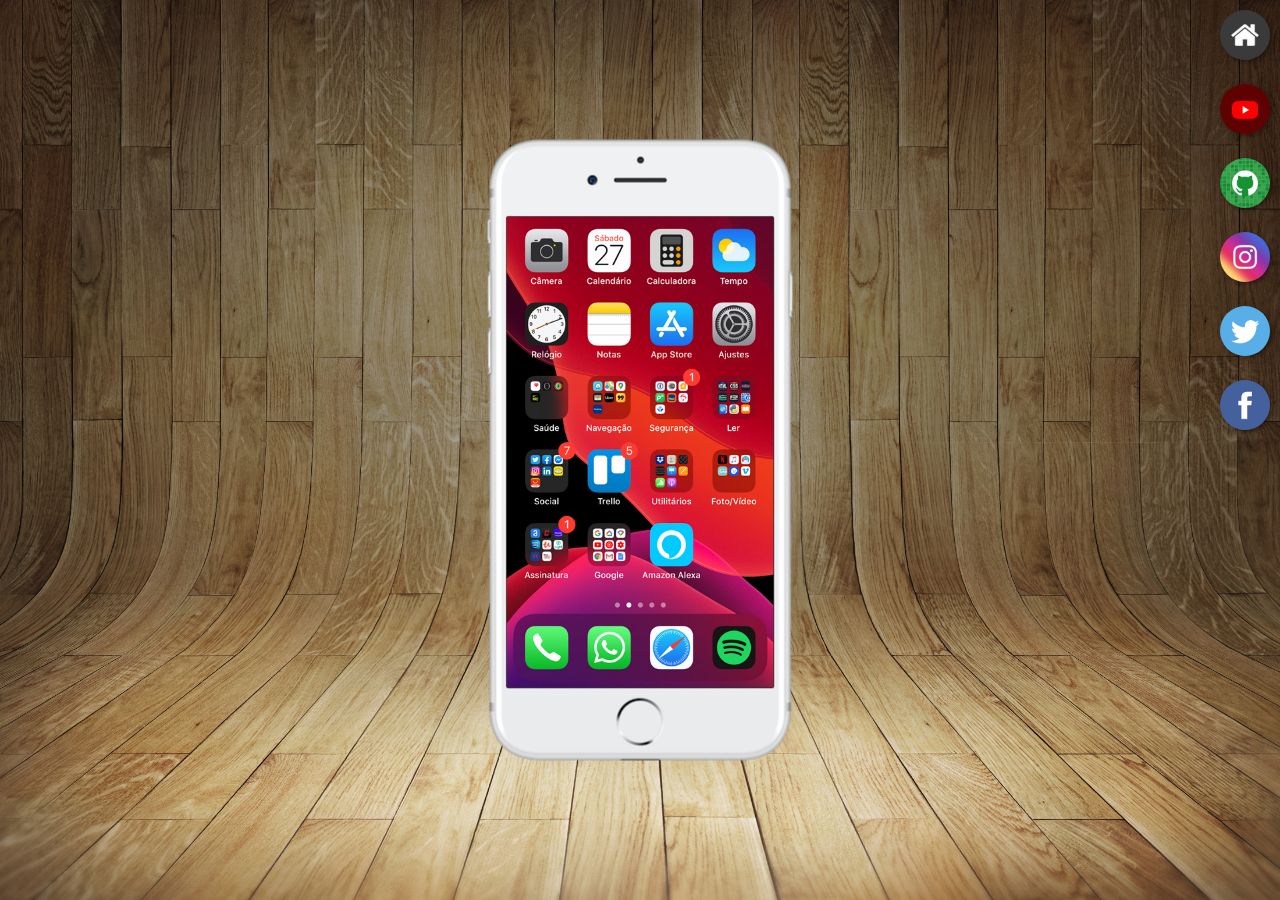
<file: index.html>
<!DOCTYPE html>
<html lang="pt-br">
<head>
    <meta charset="UTF-8">
    <meta http-equiv="X-UA-Compatible" content="IE=edge">
    <meta name="viewport" content="width=device-width, initial-scale=1.0">
    <link rel="shortcut icon" href="favicon.ico" type="image/x-icon">
    <link rel="stylesheet" href="estilos/style.css">
    <title>Projeto Redes Sociais</title>
</head>
<body>
    <main>
        <section id="telefone">
            <iframe src="home.html" name="tela" id="tela"  frameborder="0">Seu navegador não é compatível com isso.</iframe>
        </section>
        <section id="redes-sociais">
            <a href="home.html" target="tela"><img src="imagens/logo-home.jpg" alt="Home"></a><br>
            <a href="youtube.html" target="tela"><img src="imagens/logo-youtube.jpg" alt="">
            </a><br>
            <a href="github.html" target="tela"><img src="imagens/logo-github.jpg" alt=""></a><br>
            <a href="instagran.html" target="tela"><img src="imagens/logo-instagram.jpg" alt="">
            </a><br>
            <a href="" target="tela"><img src="imagens/logo-twitter.jpg" alt="Twitter"></a><br>
            <a href="#" target="tela"><img src="imagens/logo-facebook.jpg" alt="Facebook"></a><br>
        </section>
    </main>
</body>
</html>
</file>
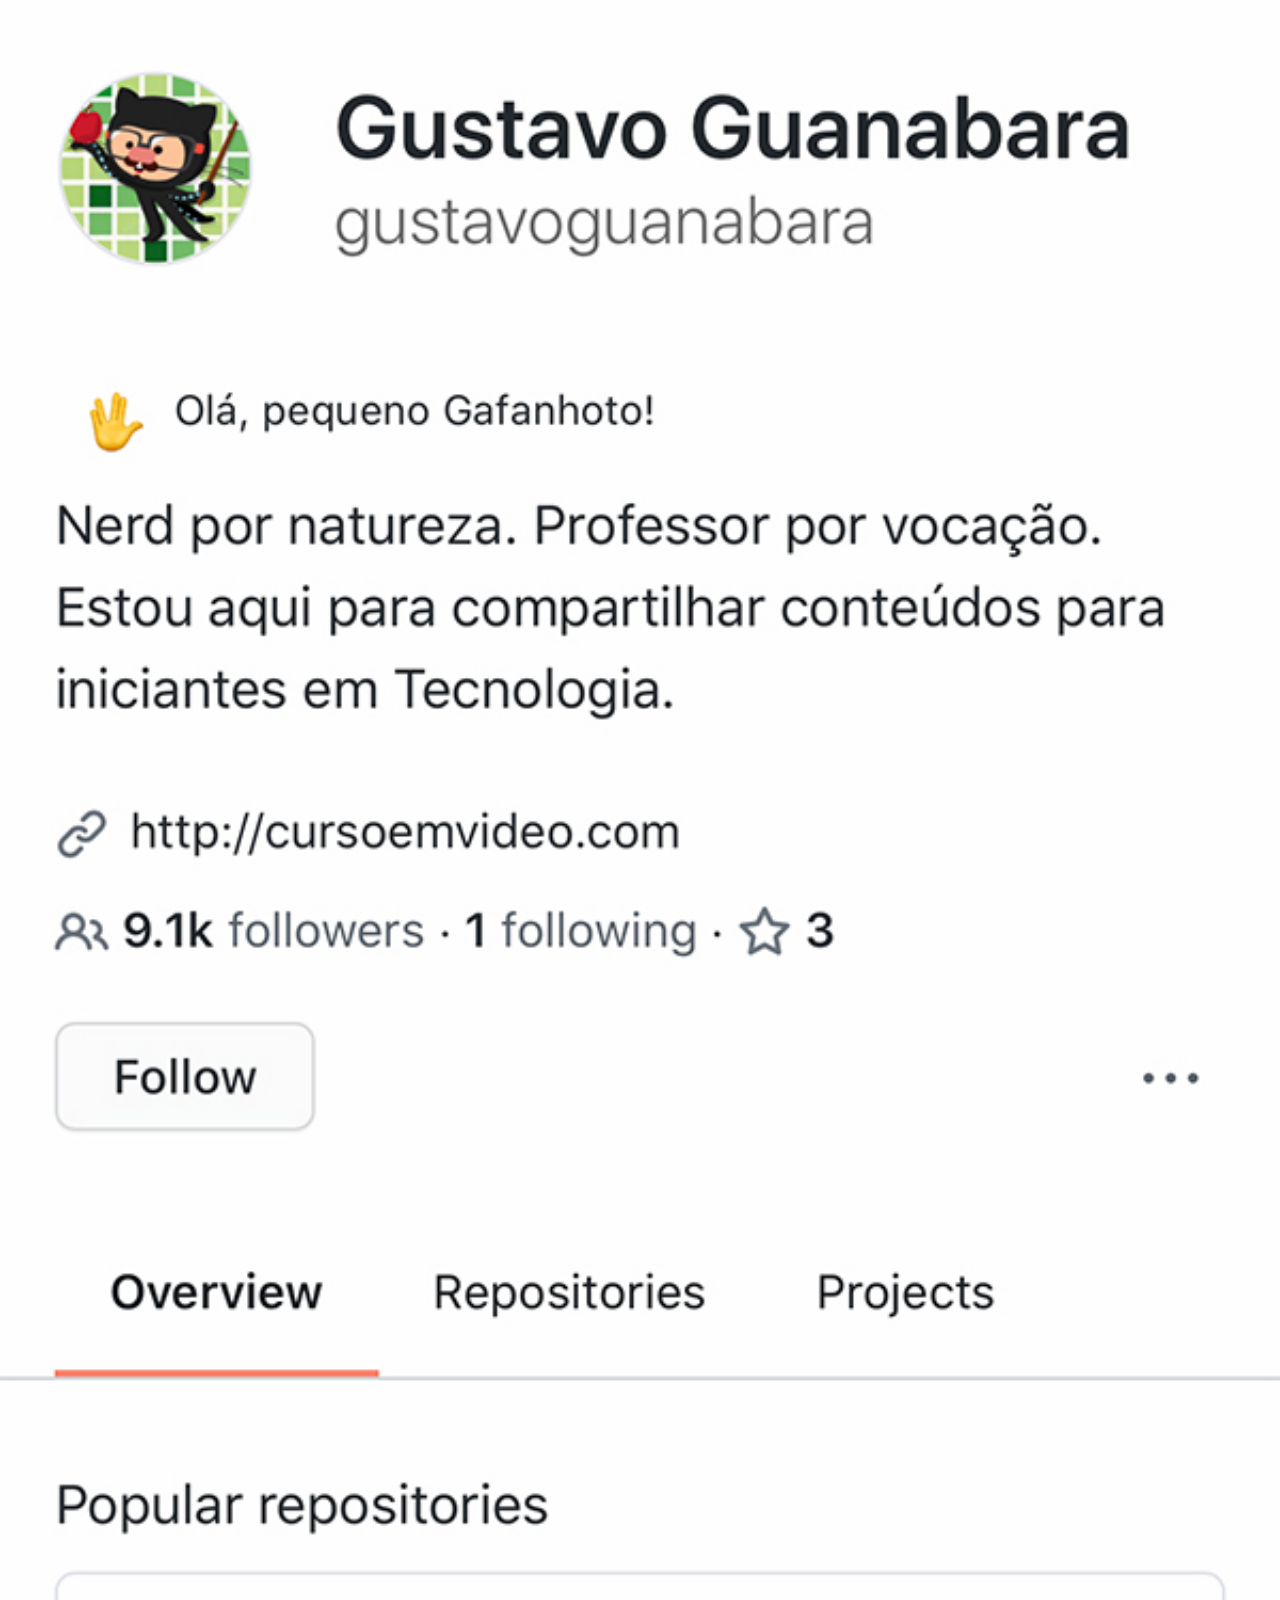
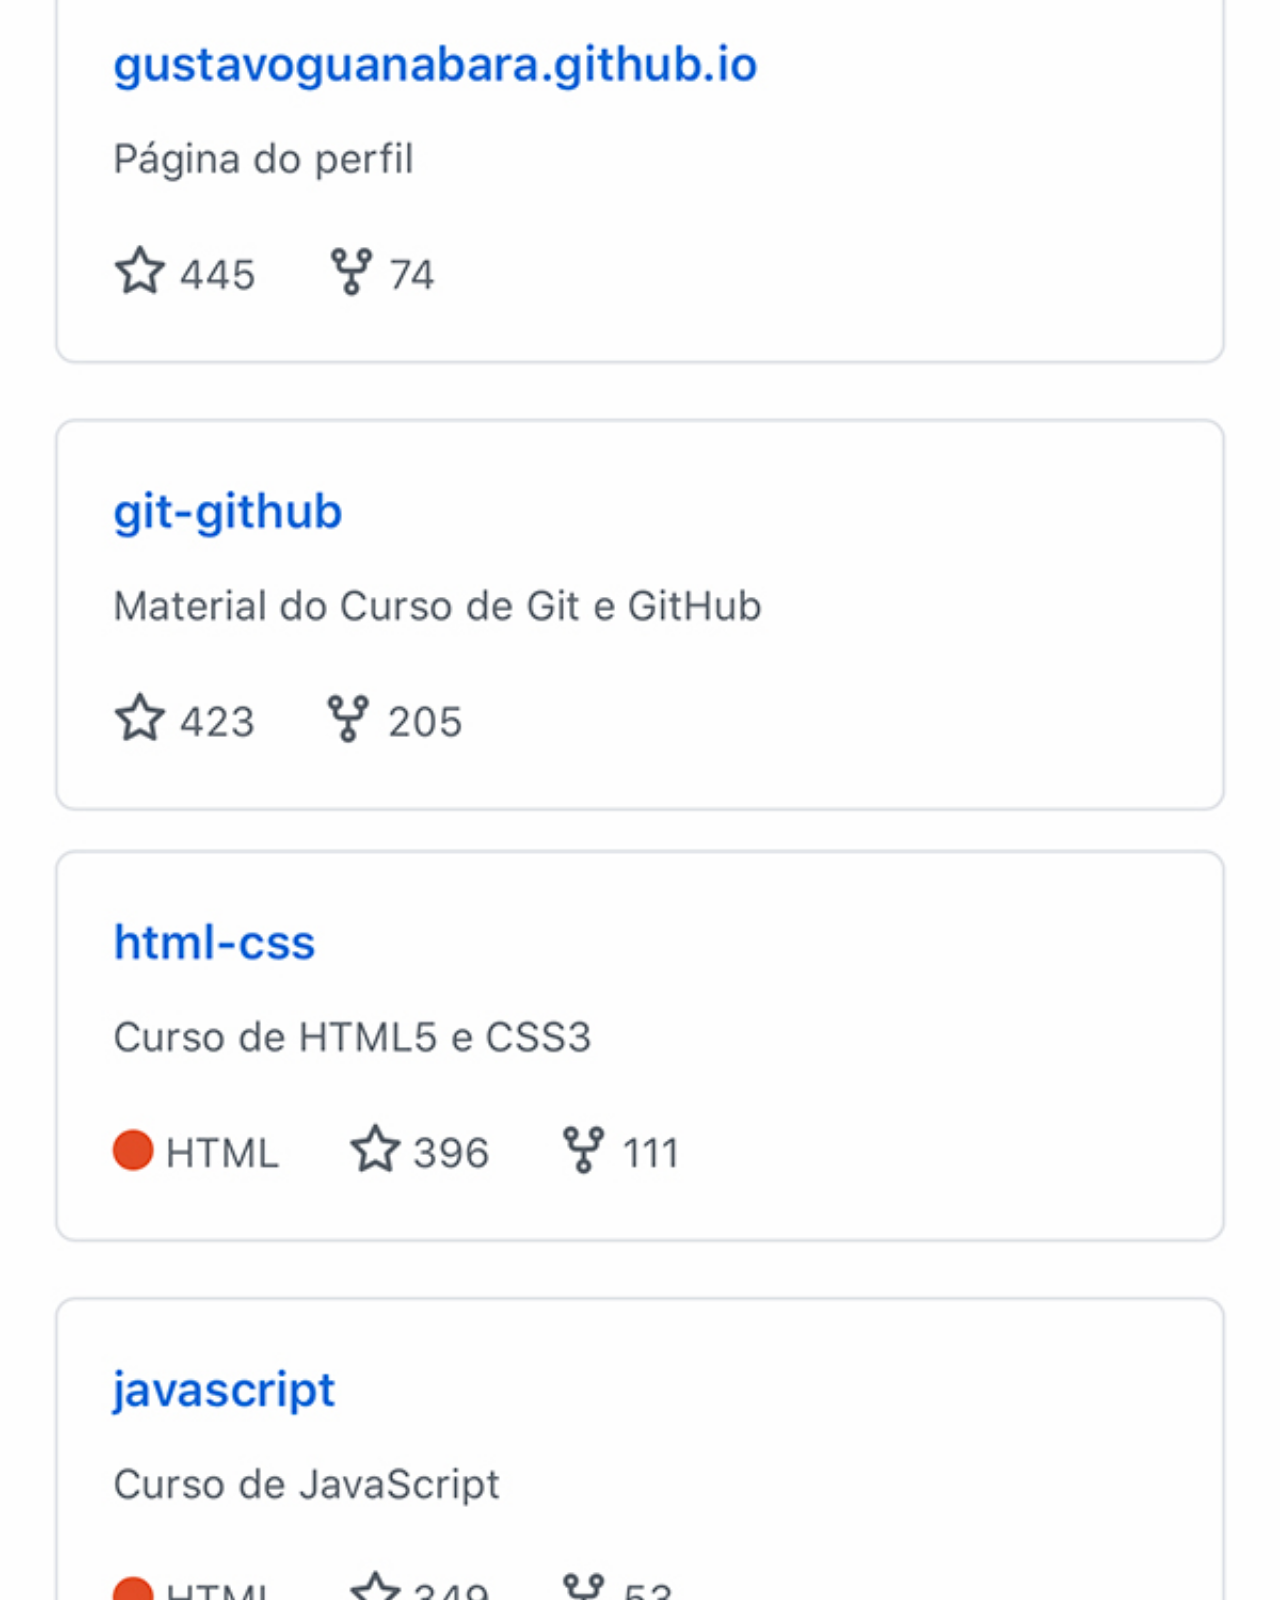
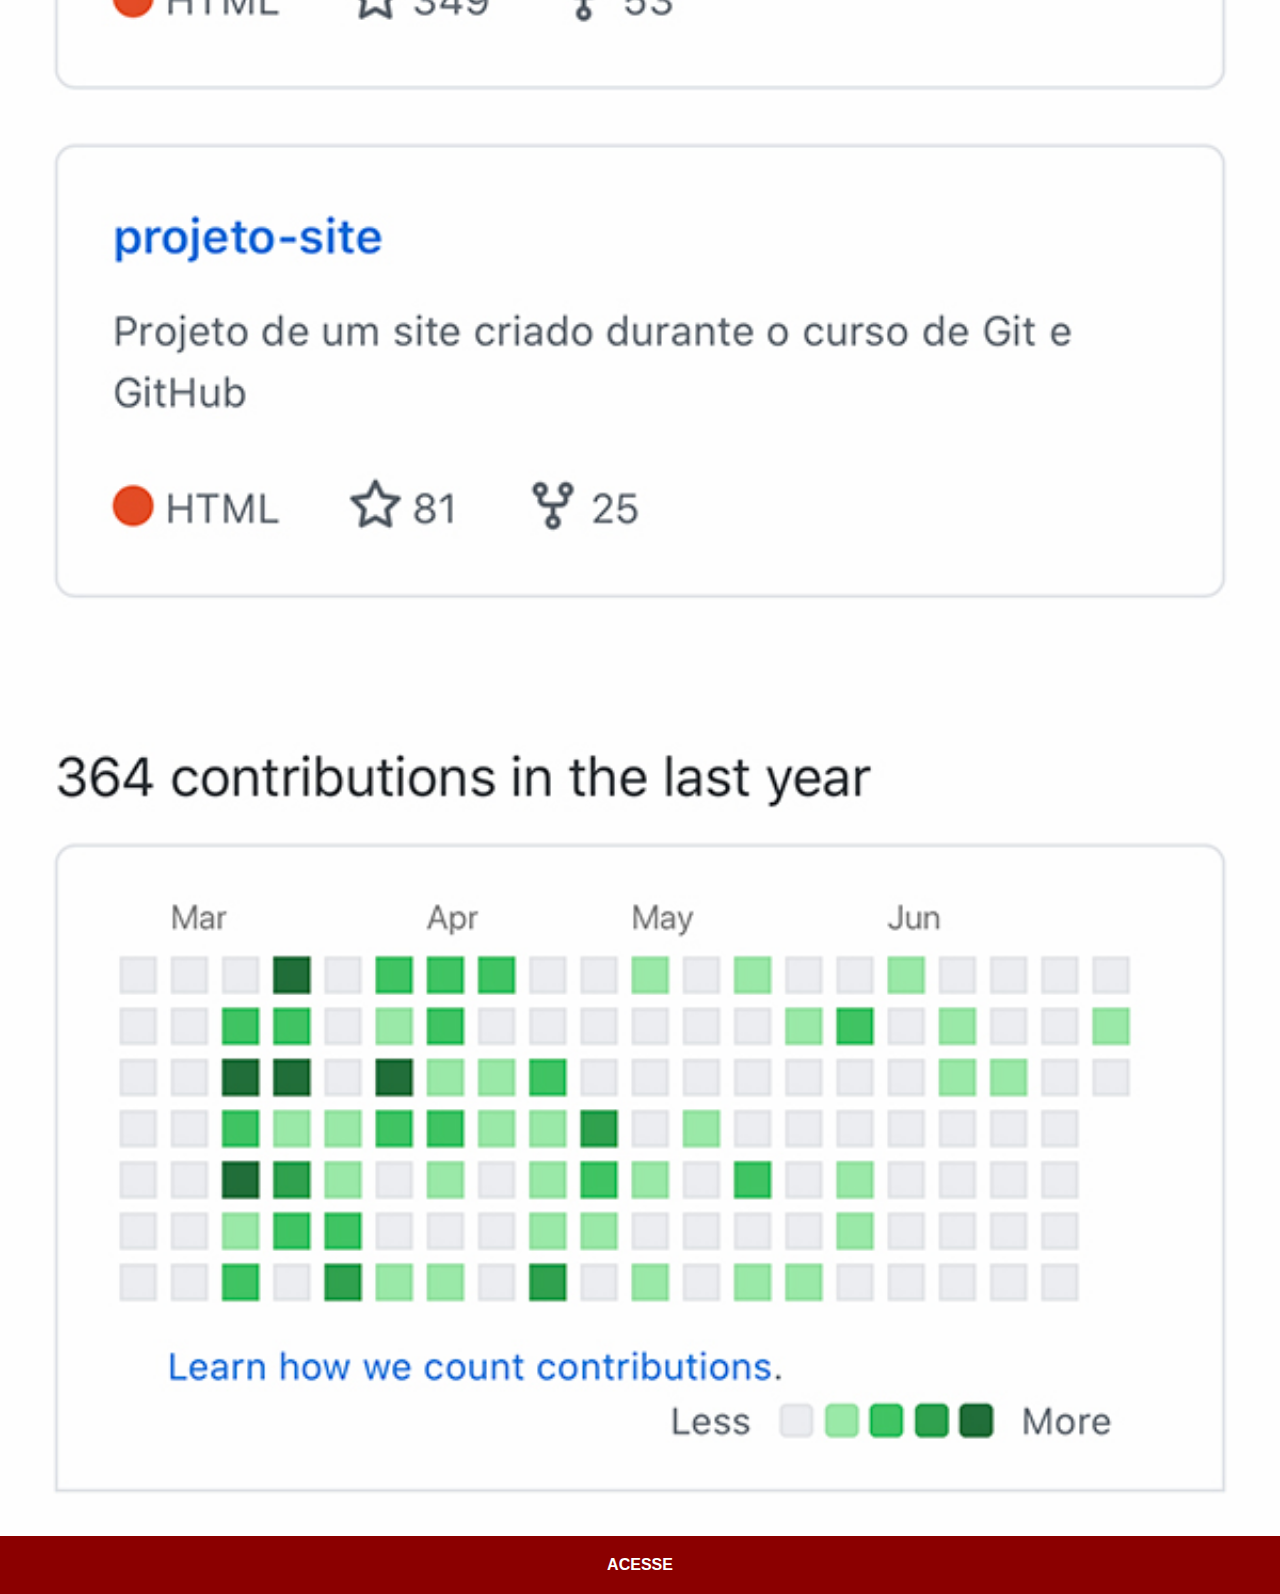
<file: github.html>
<!DOCTYPE html>
<html lang="pt-br">
<head>
    <meta charset="UTF-8">
    <meta http-equiv="X-UA-Compatible" content="IE=edge">
    <meta name="viewport" content="width=device-width, initial-scale=1.0">
    <title>GitHub</title>
    <link rel="stylesheet" href="estilos/social.css">
</head>
<body>
    <img src="imagens/tela-github.jpg" alt="GitHub">
    <a href="https://github.com/gustavoguanabara/" target="_blank">ACESSE</a>
</body>
</html>
</file>
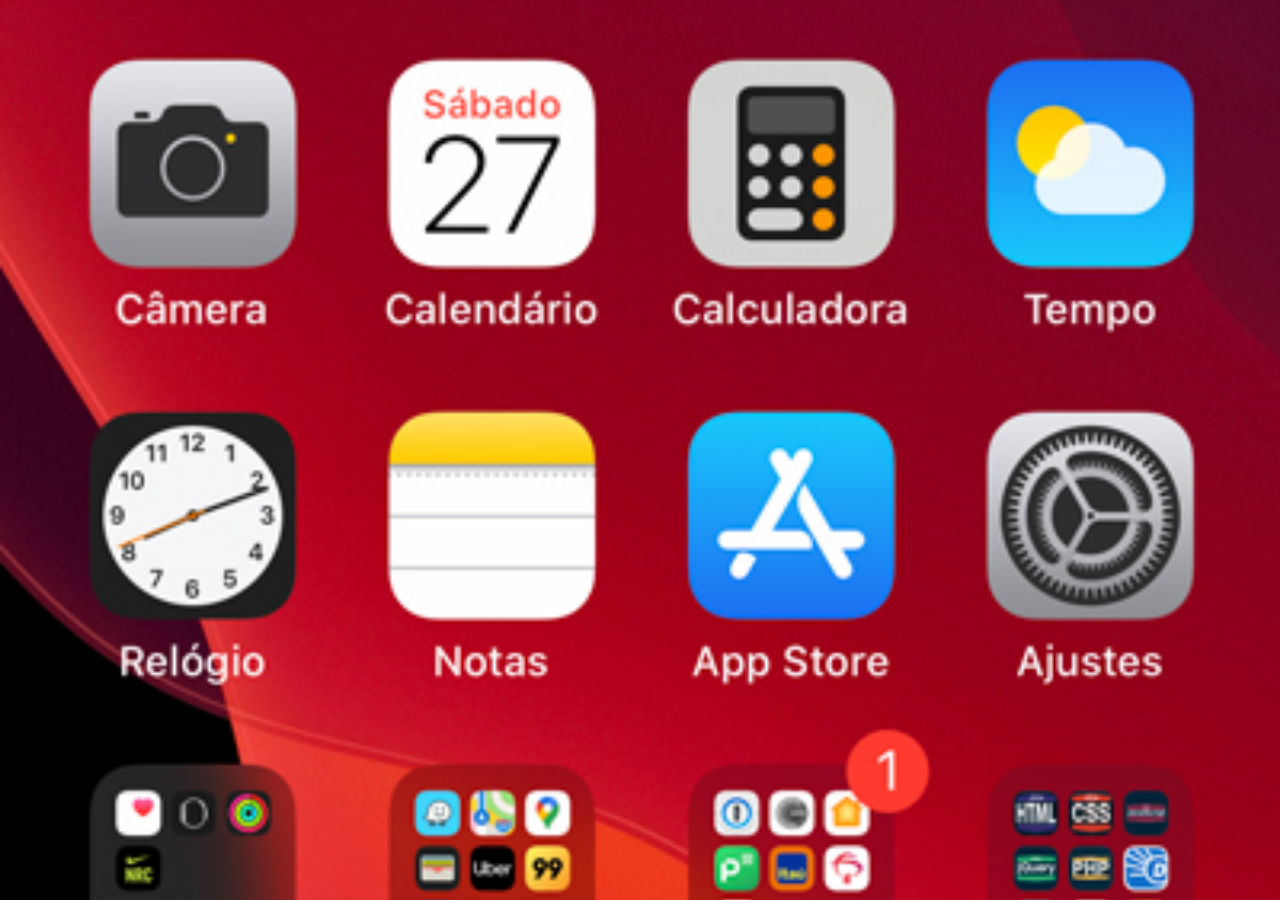
<file: home.html>
<!DOCTYPE html>
<html lang="pt-br">
<head>
    <meta charset="UTF-8">
    <meta http-equiv="X-UA-Compatible" content="IE=edge">
    <meta name="viewport" content="width=device-width, initial-scale=1.0">
    <title>Home</title>

</head>
<style>
    *{
        margin: 0px;
        padding: 0px;
    }
    body{
        width: 100vw;
        height: 100vh;
        background: black url('imagens/tela-home.jpg') no-repeat top center;
        background-size: cover;
    }
</style>
<body>
    
</body>
</html>
</file>
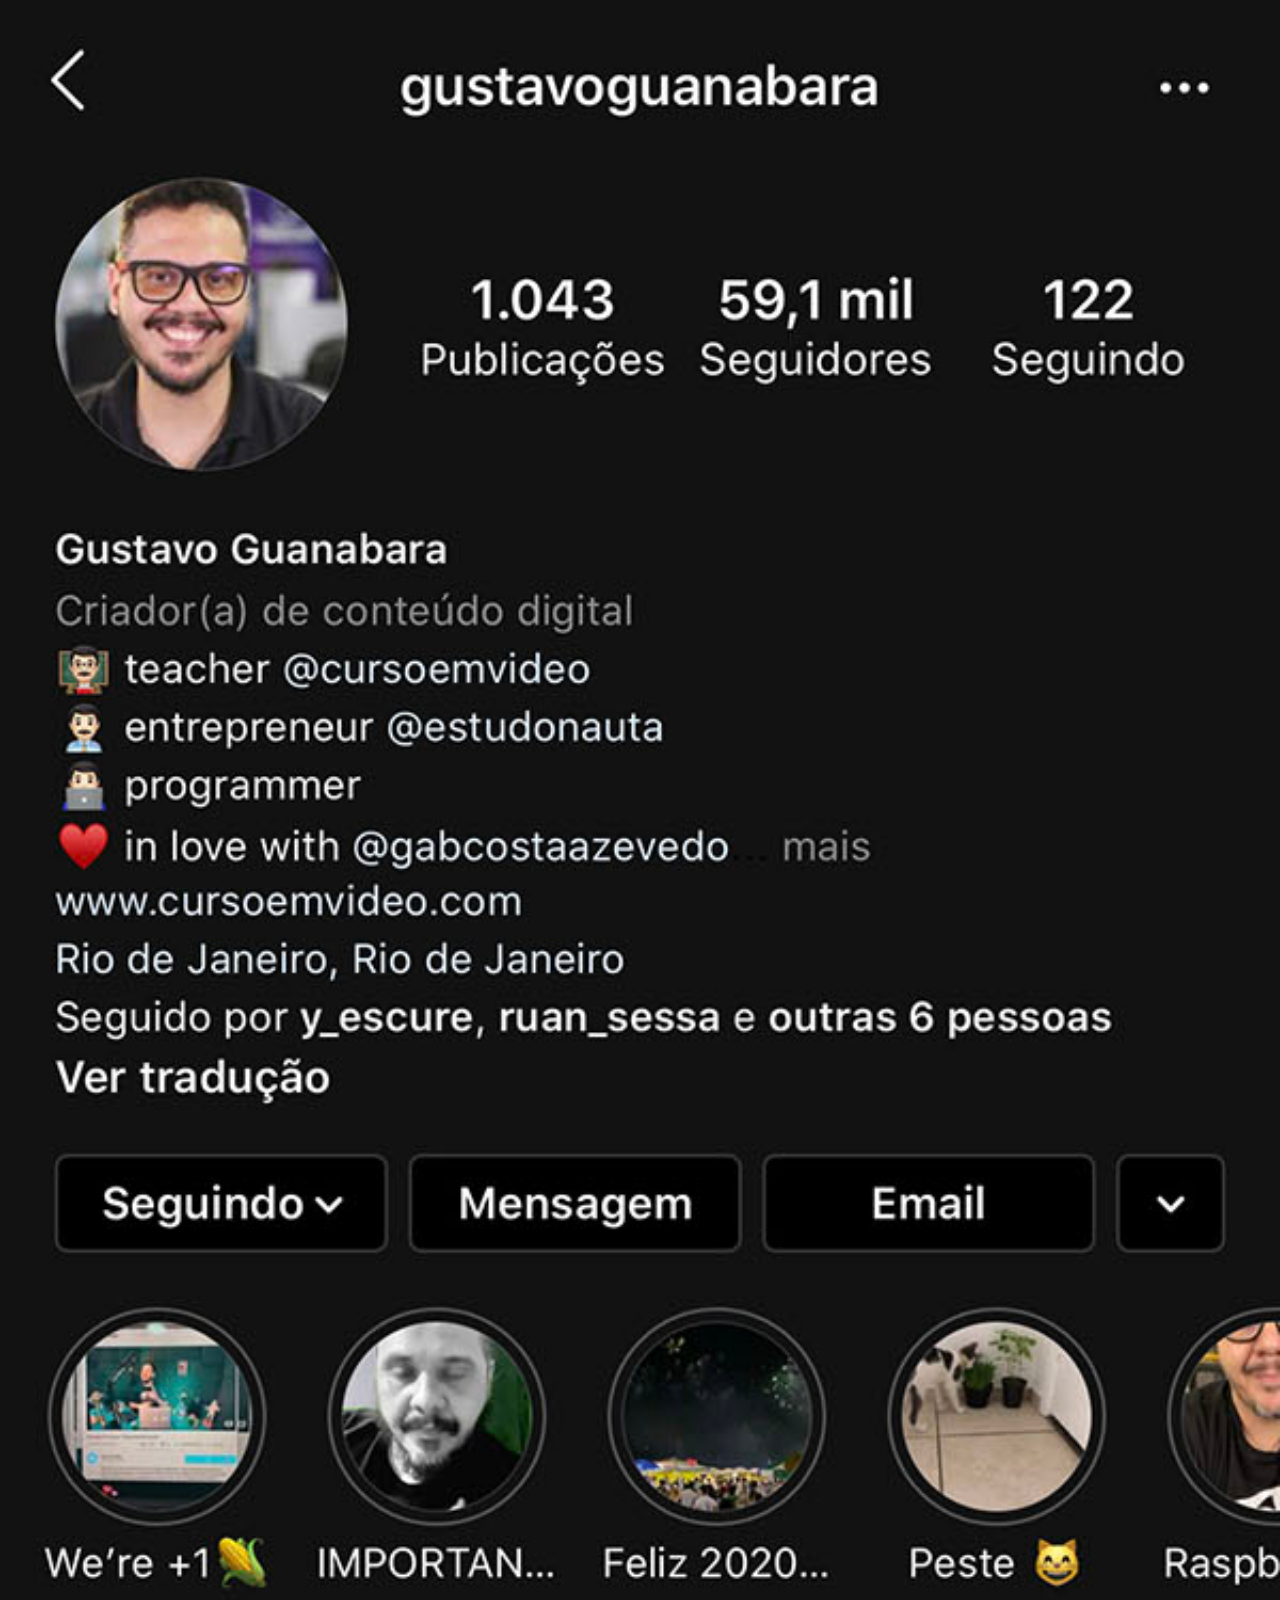
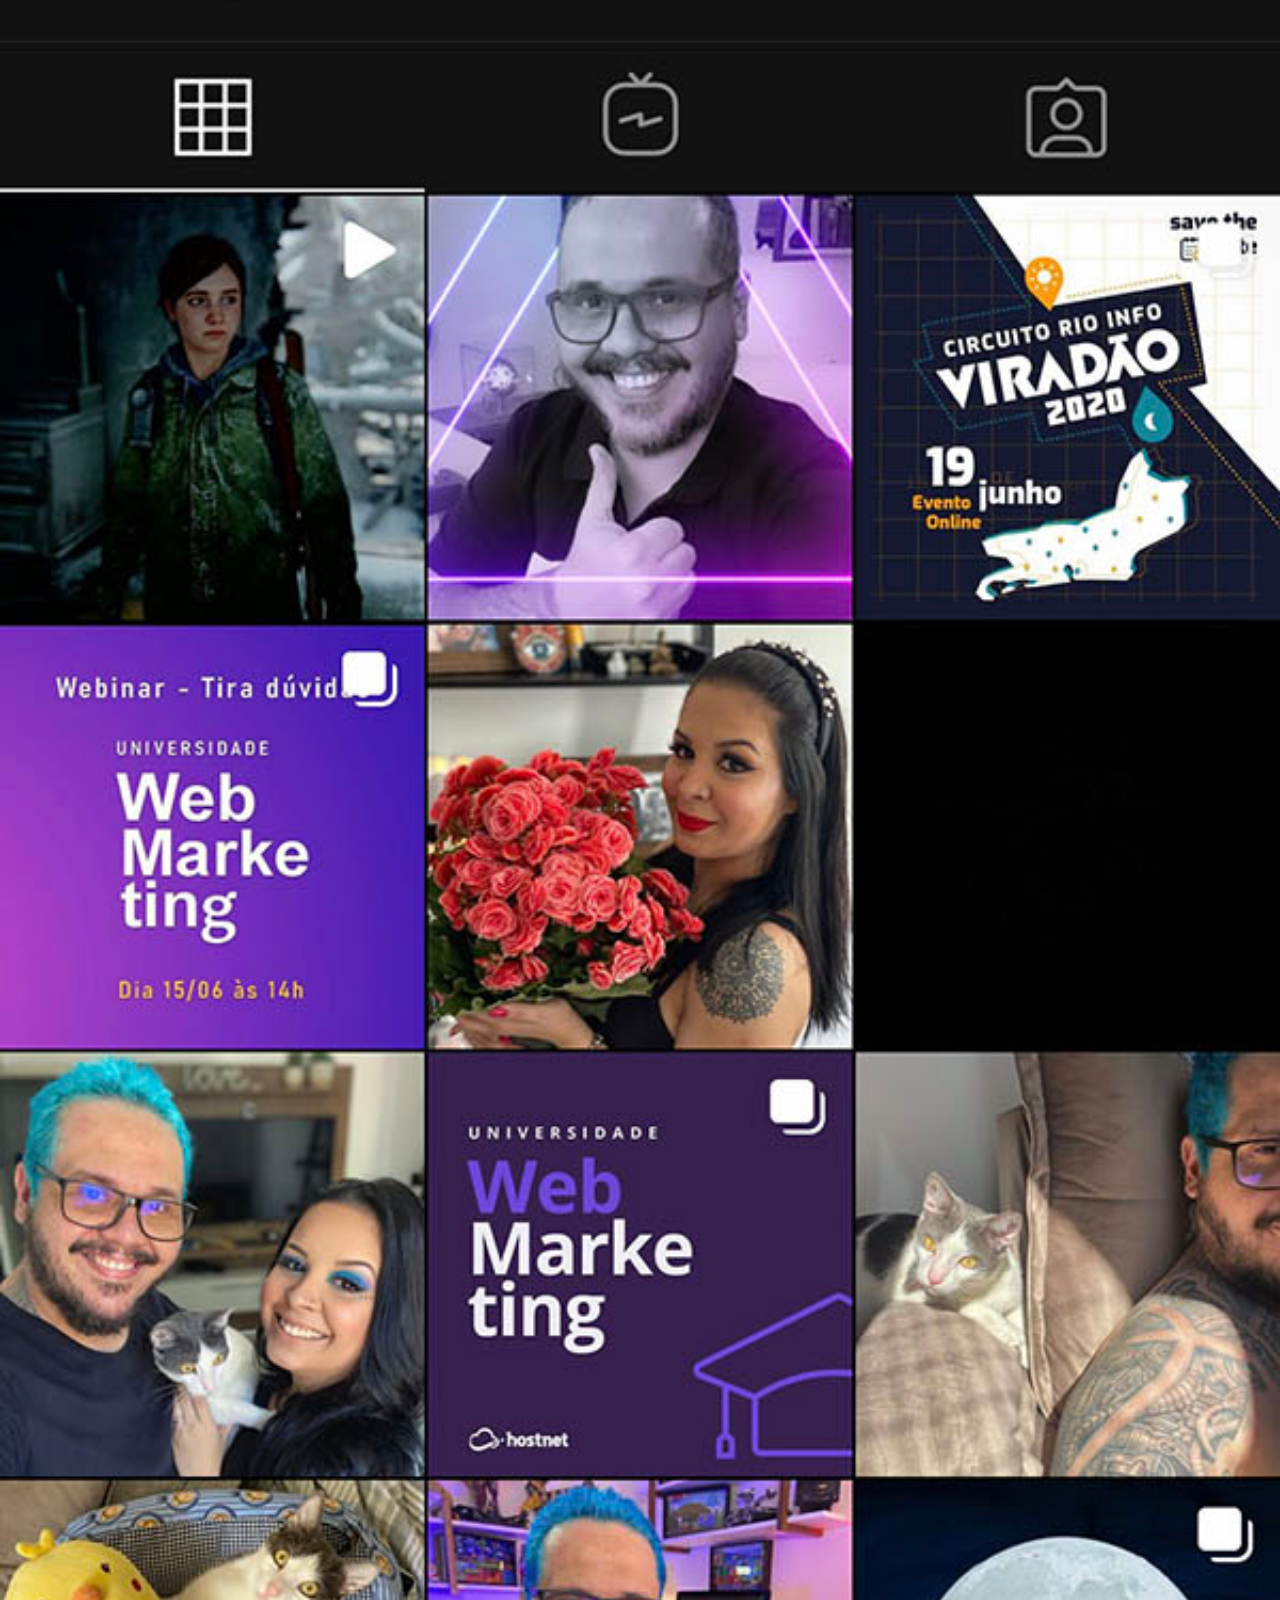
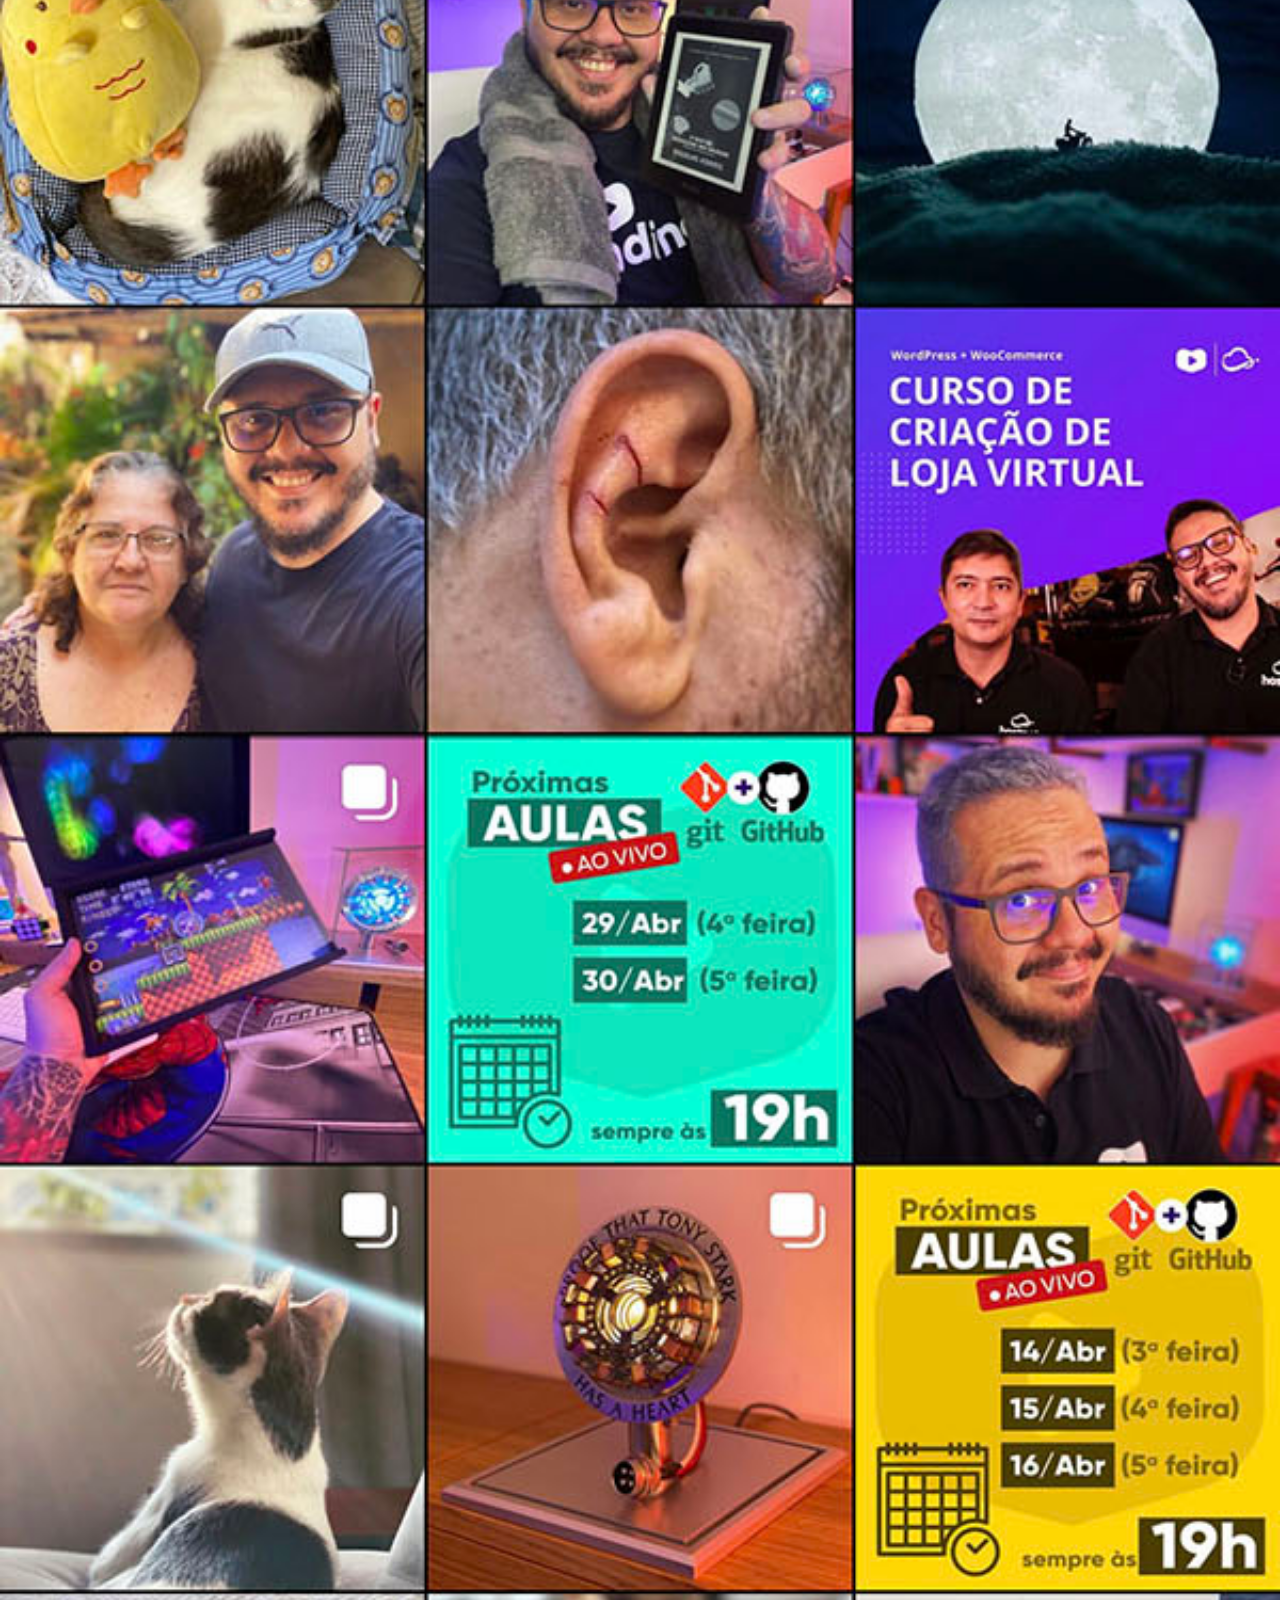
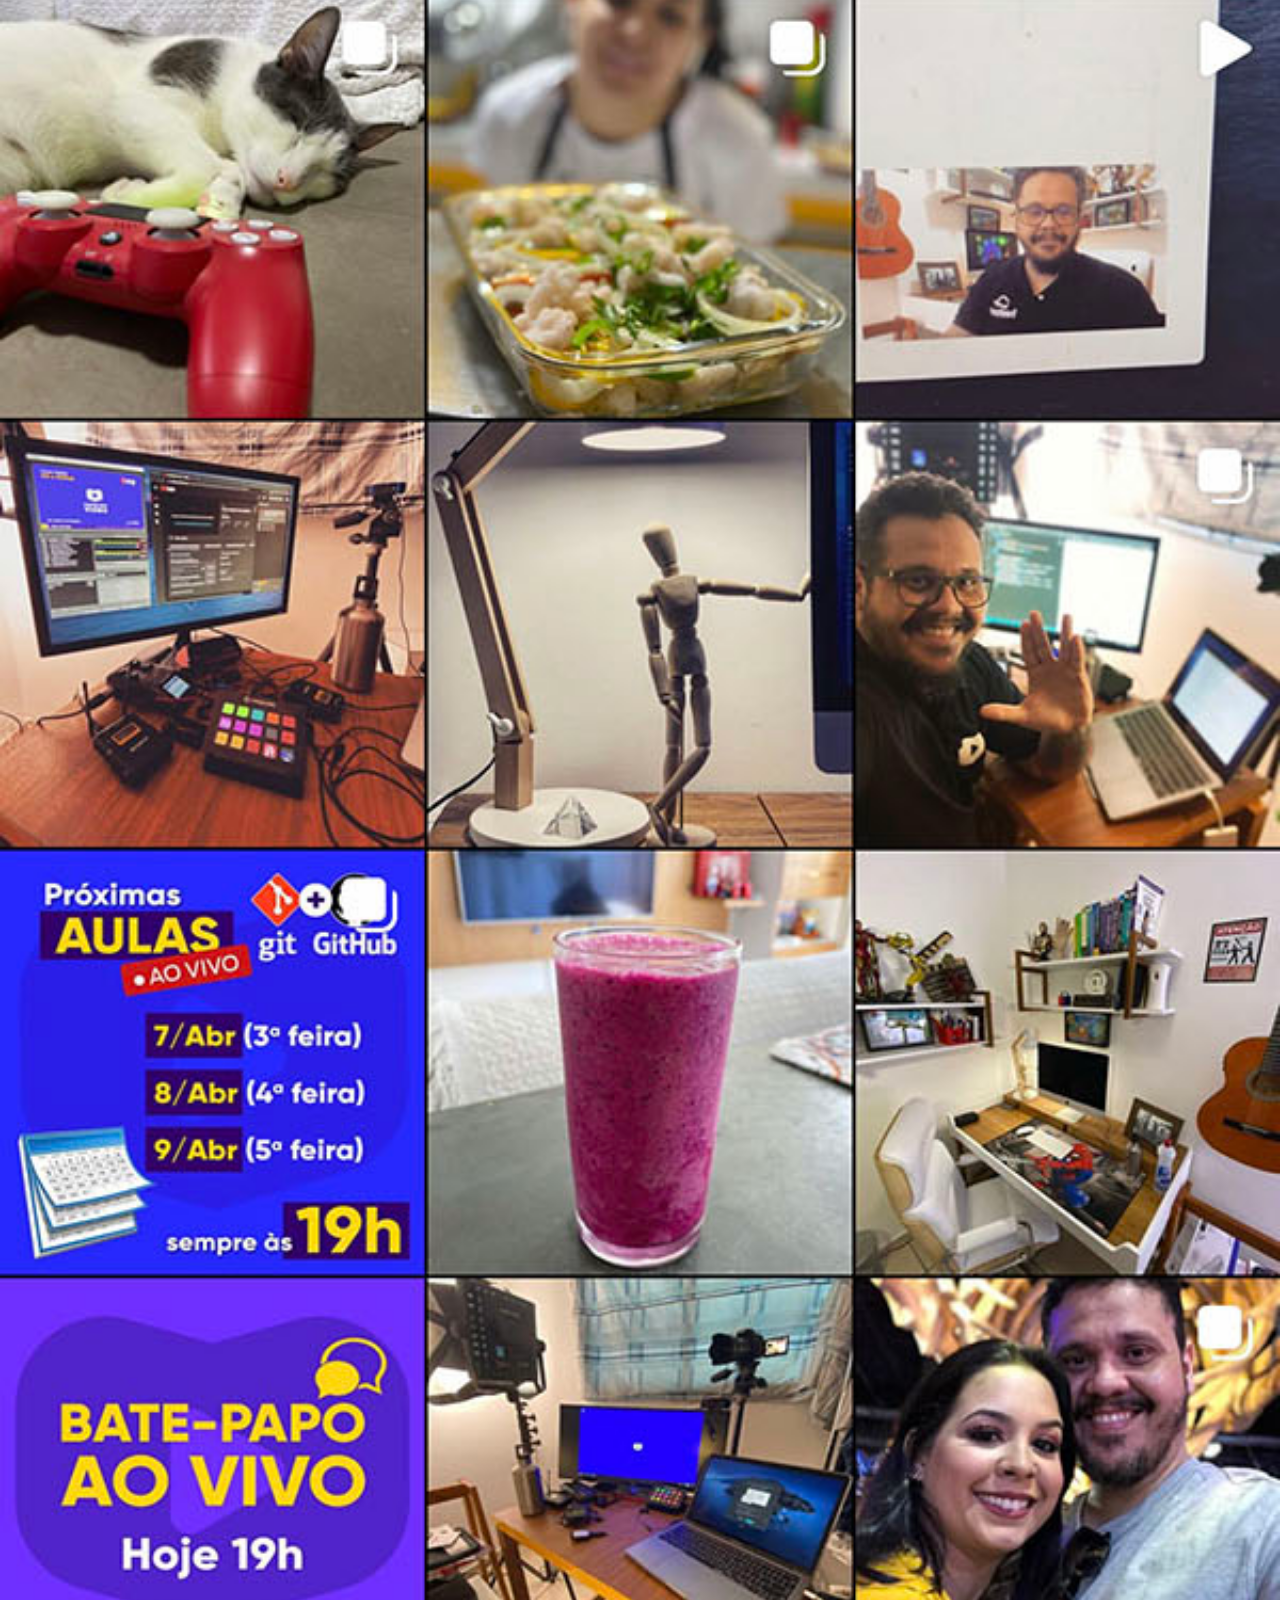
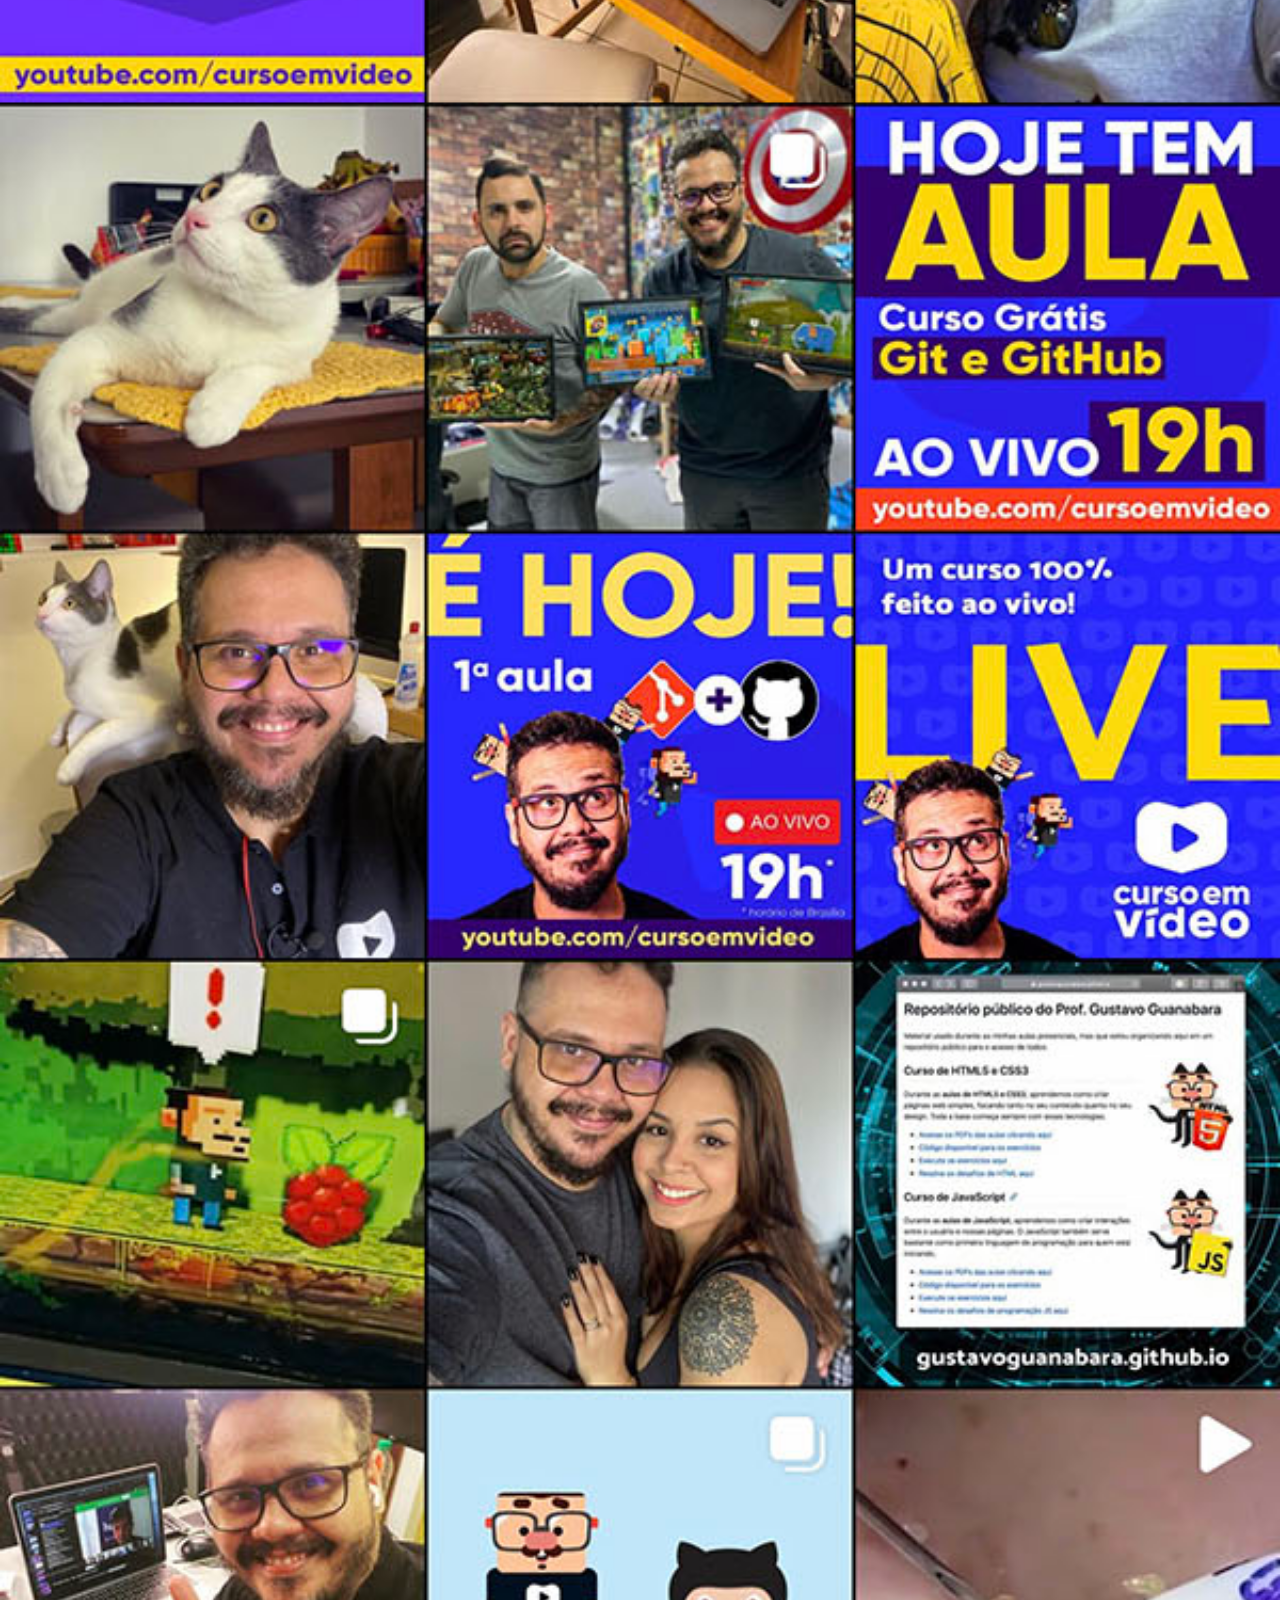
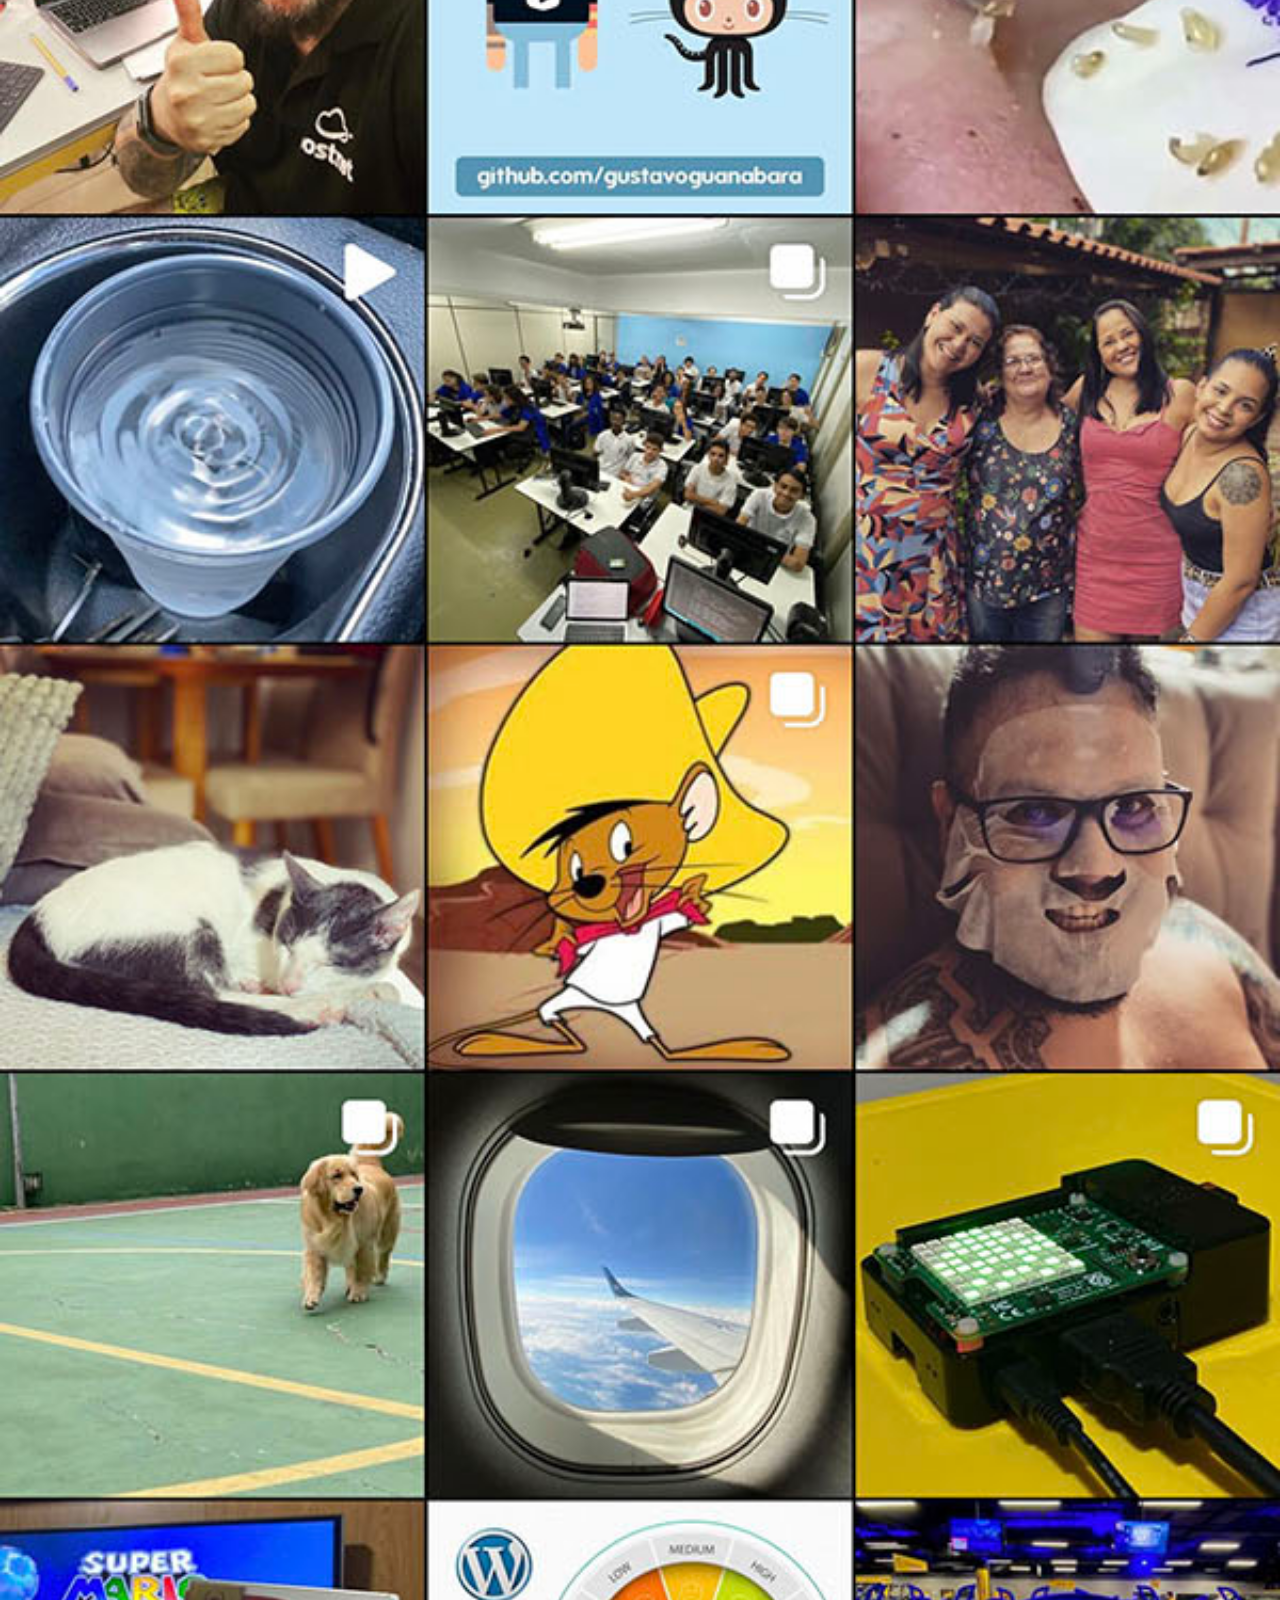
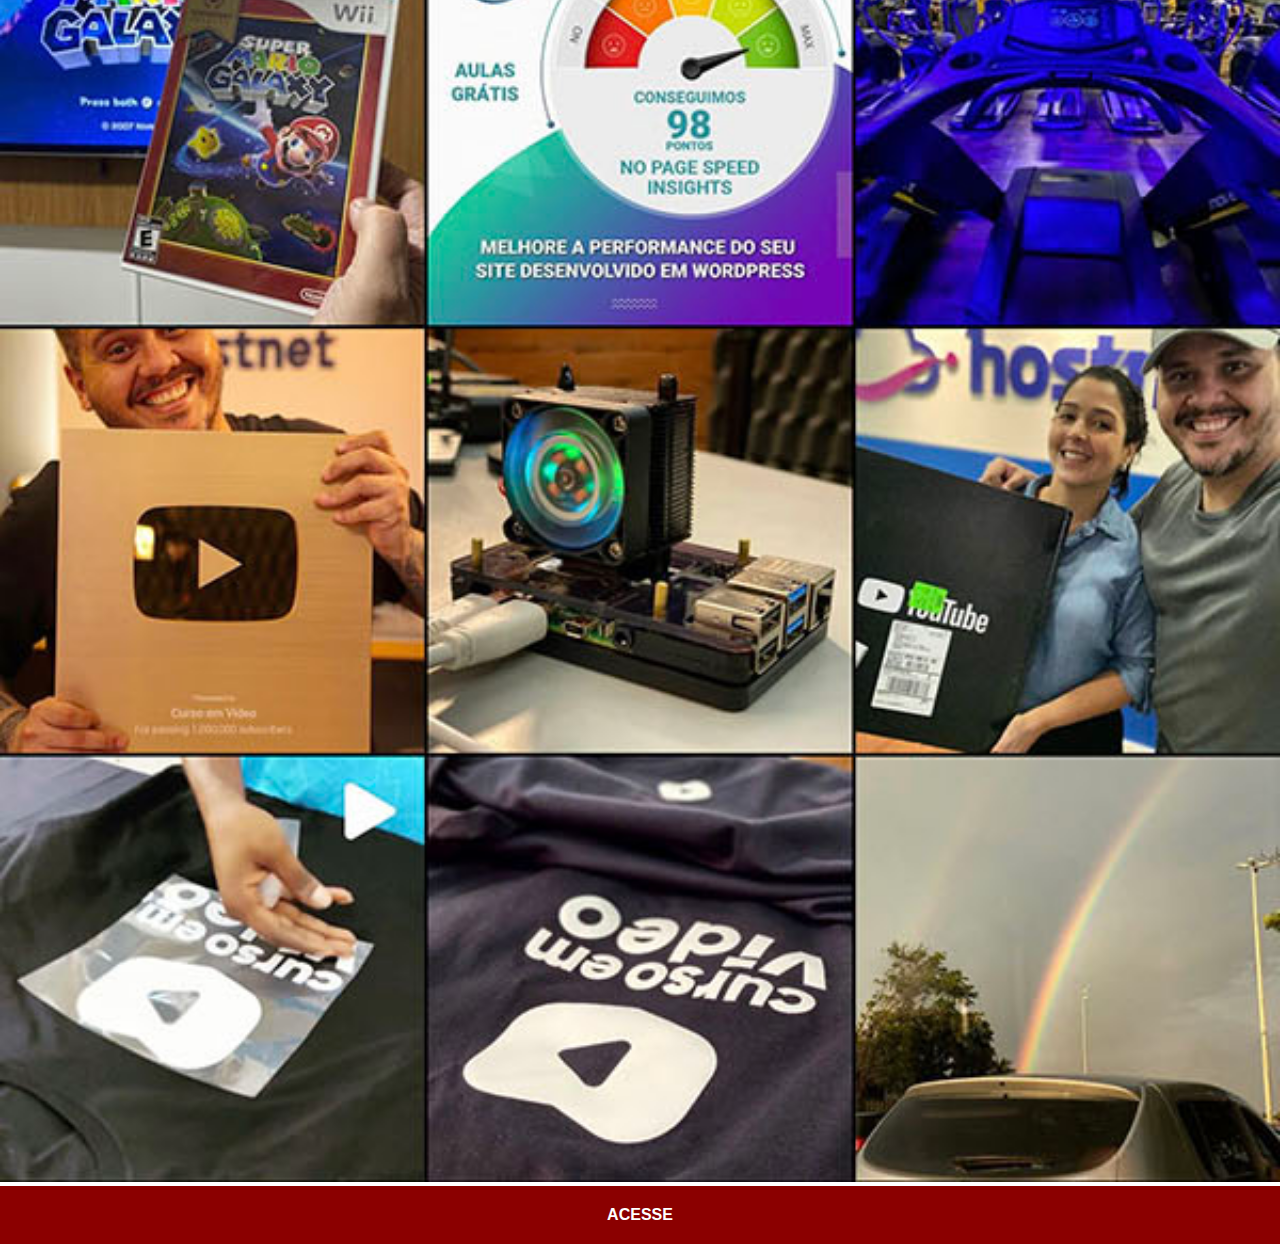
<file: instagran.html>
<!DOCTYPE html>
<html lang="pt-br">
<head>
    <meta charset="UTF-8">
    <meta http-equiv="X-UA-Compatible" content="IE=edge">
    <meta name="viewport" content="width=device-width, initial-scale=1.0">
    <title>Instagram</title>
    <link rel="stylesheet" href="estilos/social.css">
</head>
<body>
    <img src="imagens/tela-instagram.jpg" alt="Instagram">
    <a href="https://www.instagram.com" target="_blank">ACESSE</a>
</body>
</html>
</file>
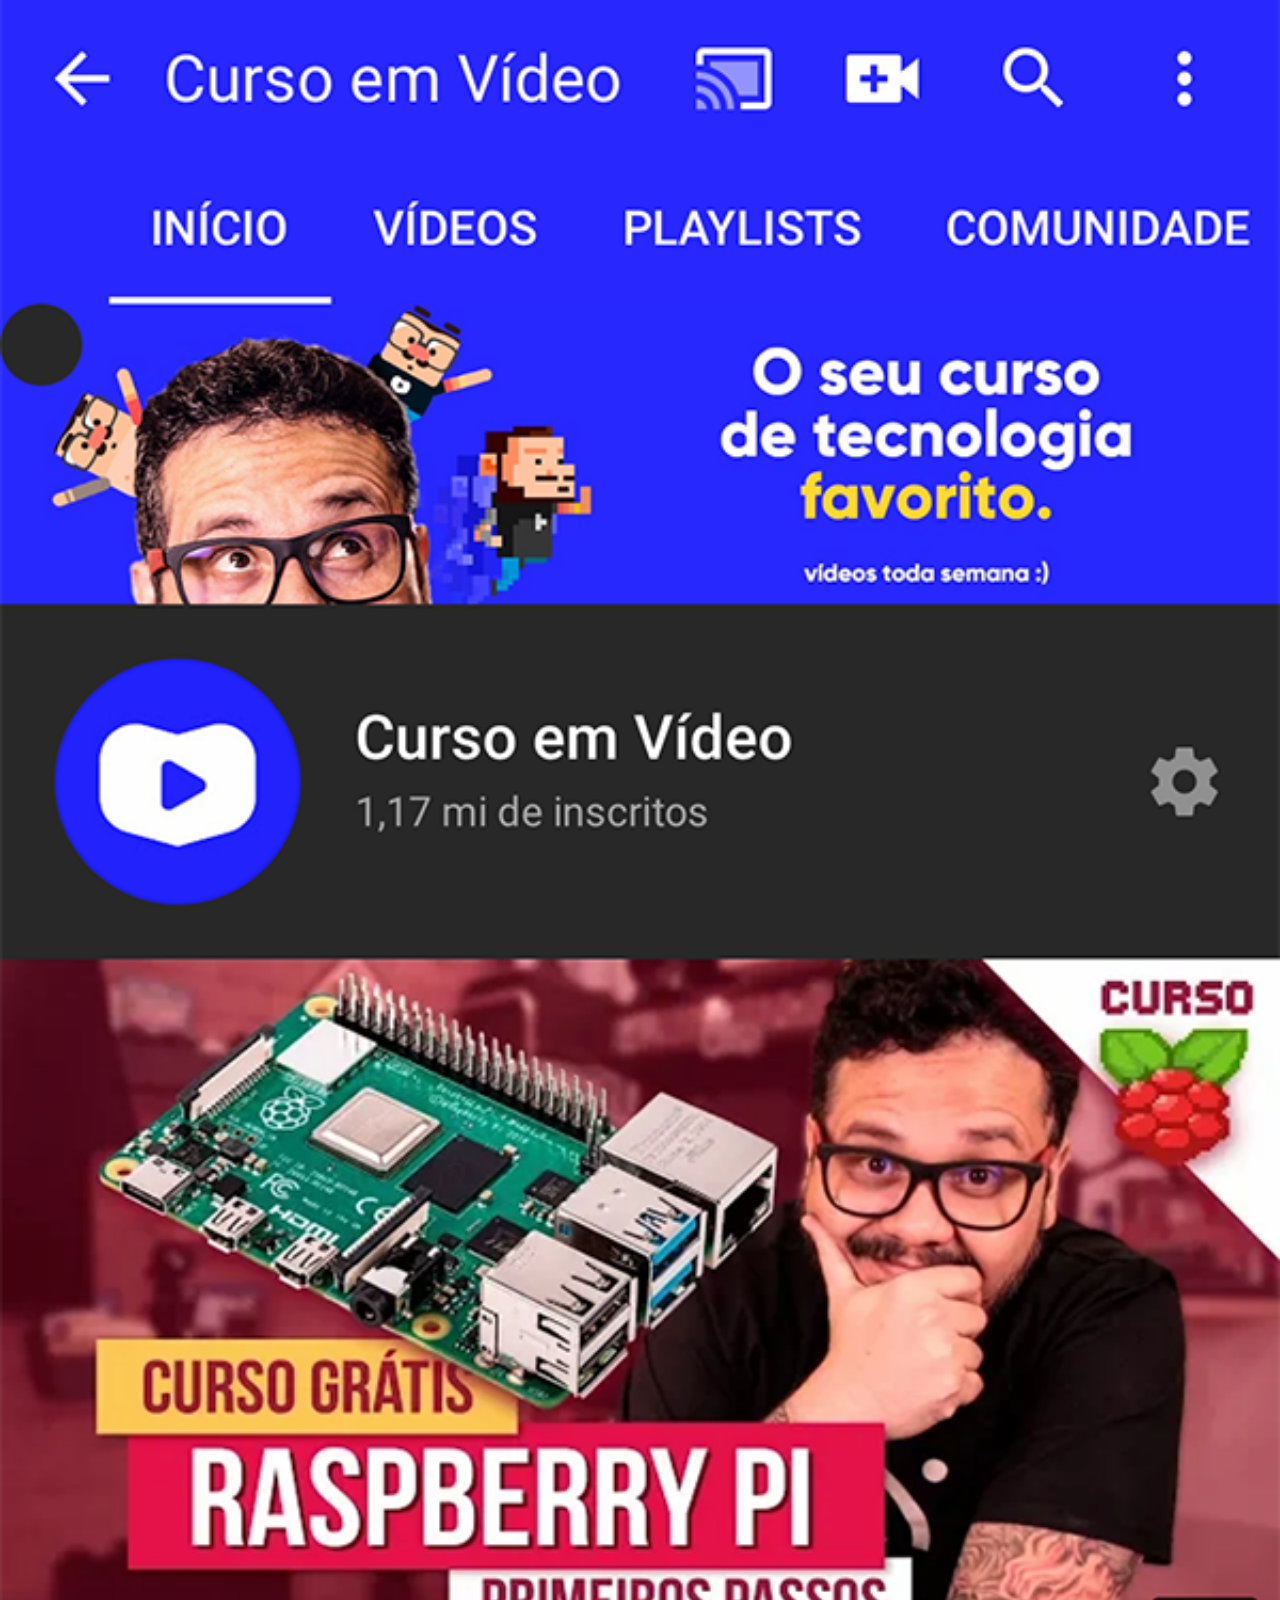
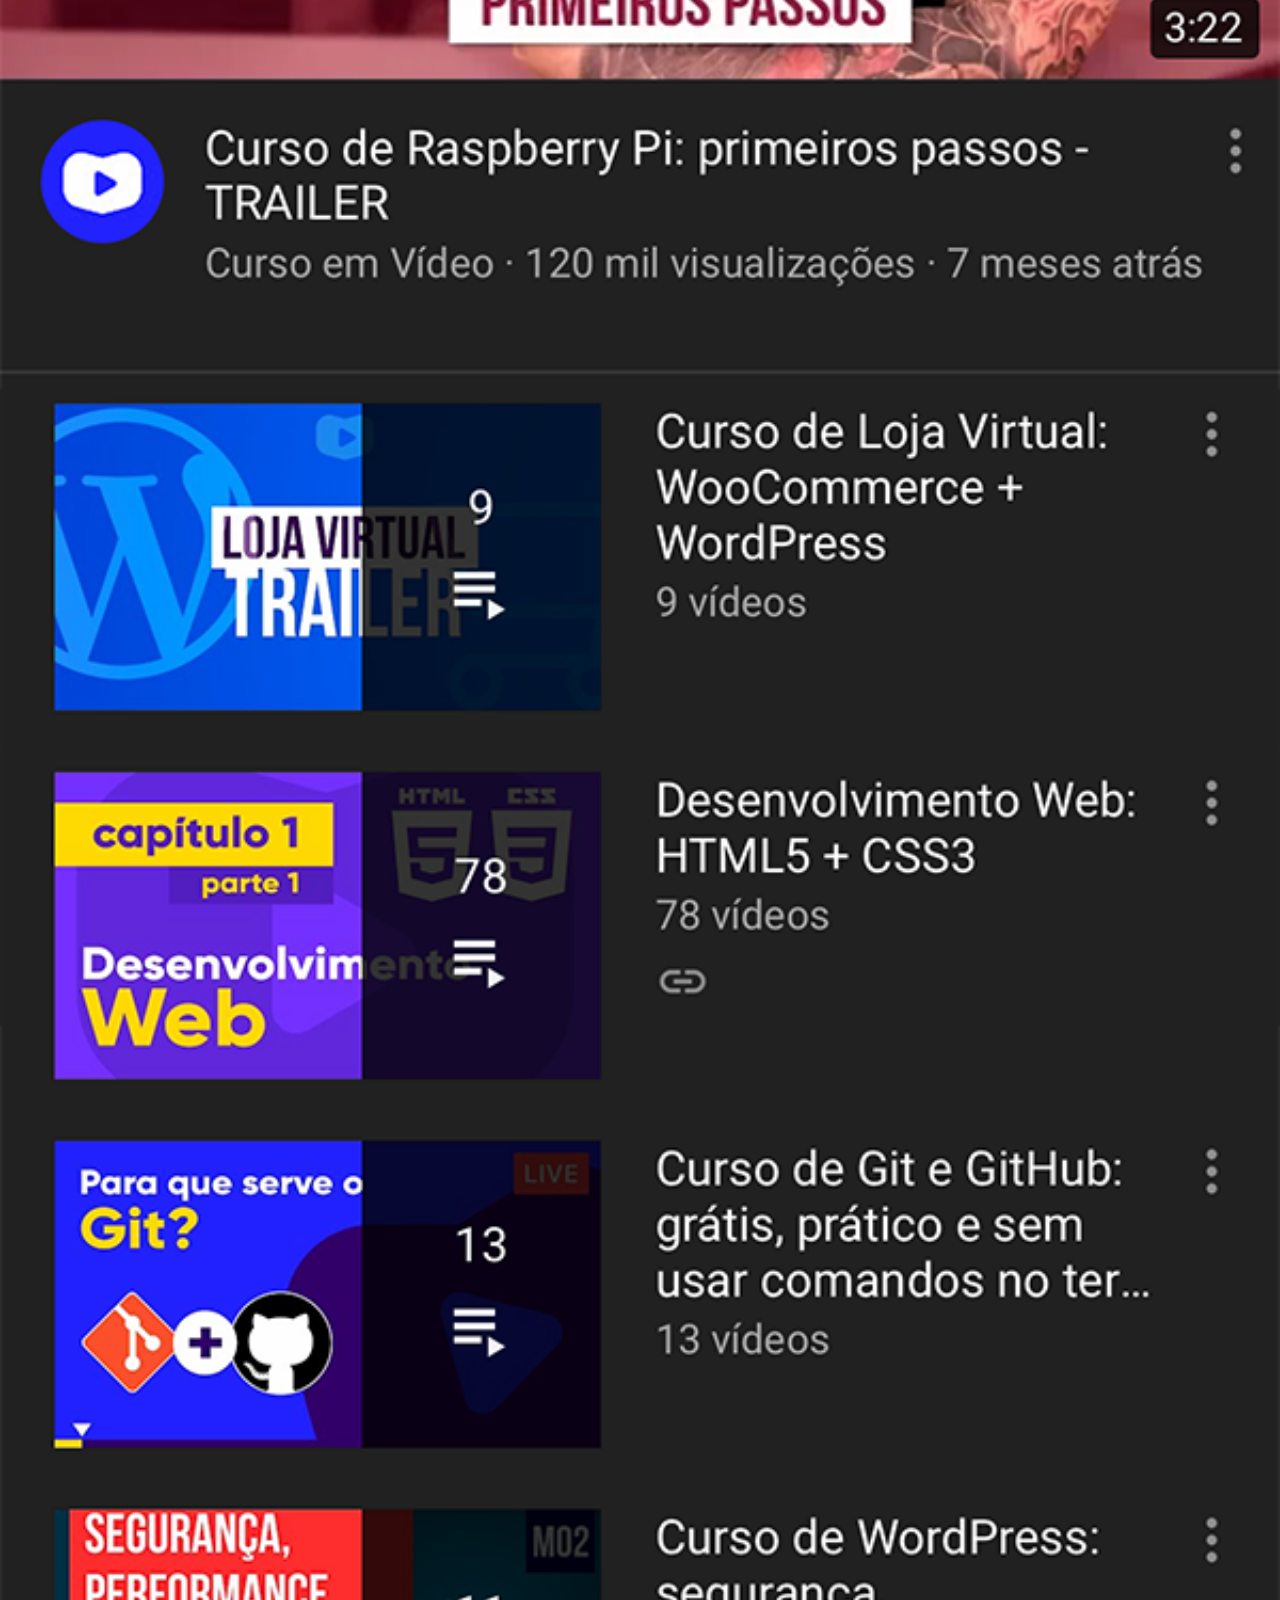
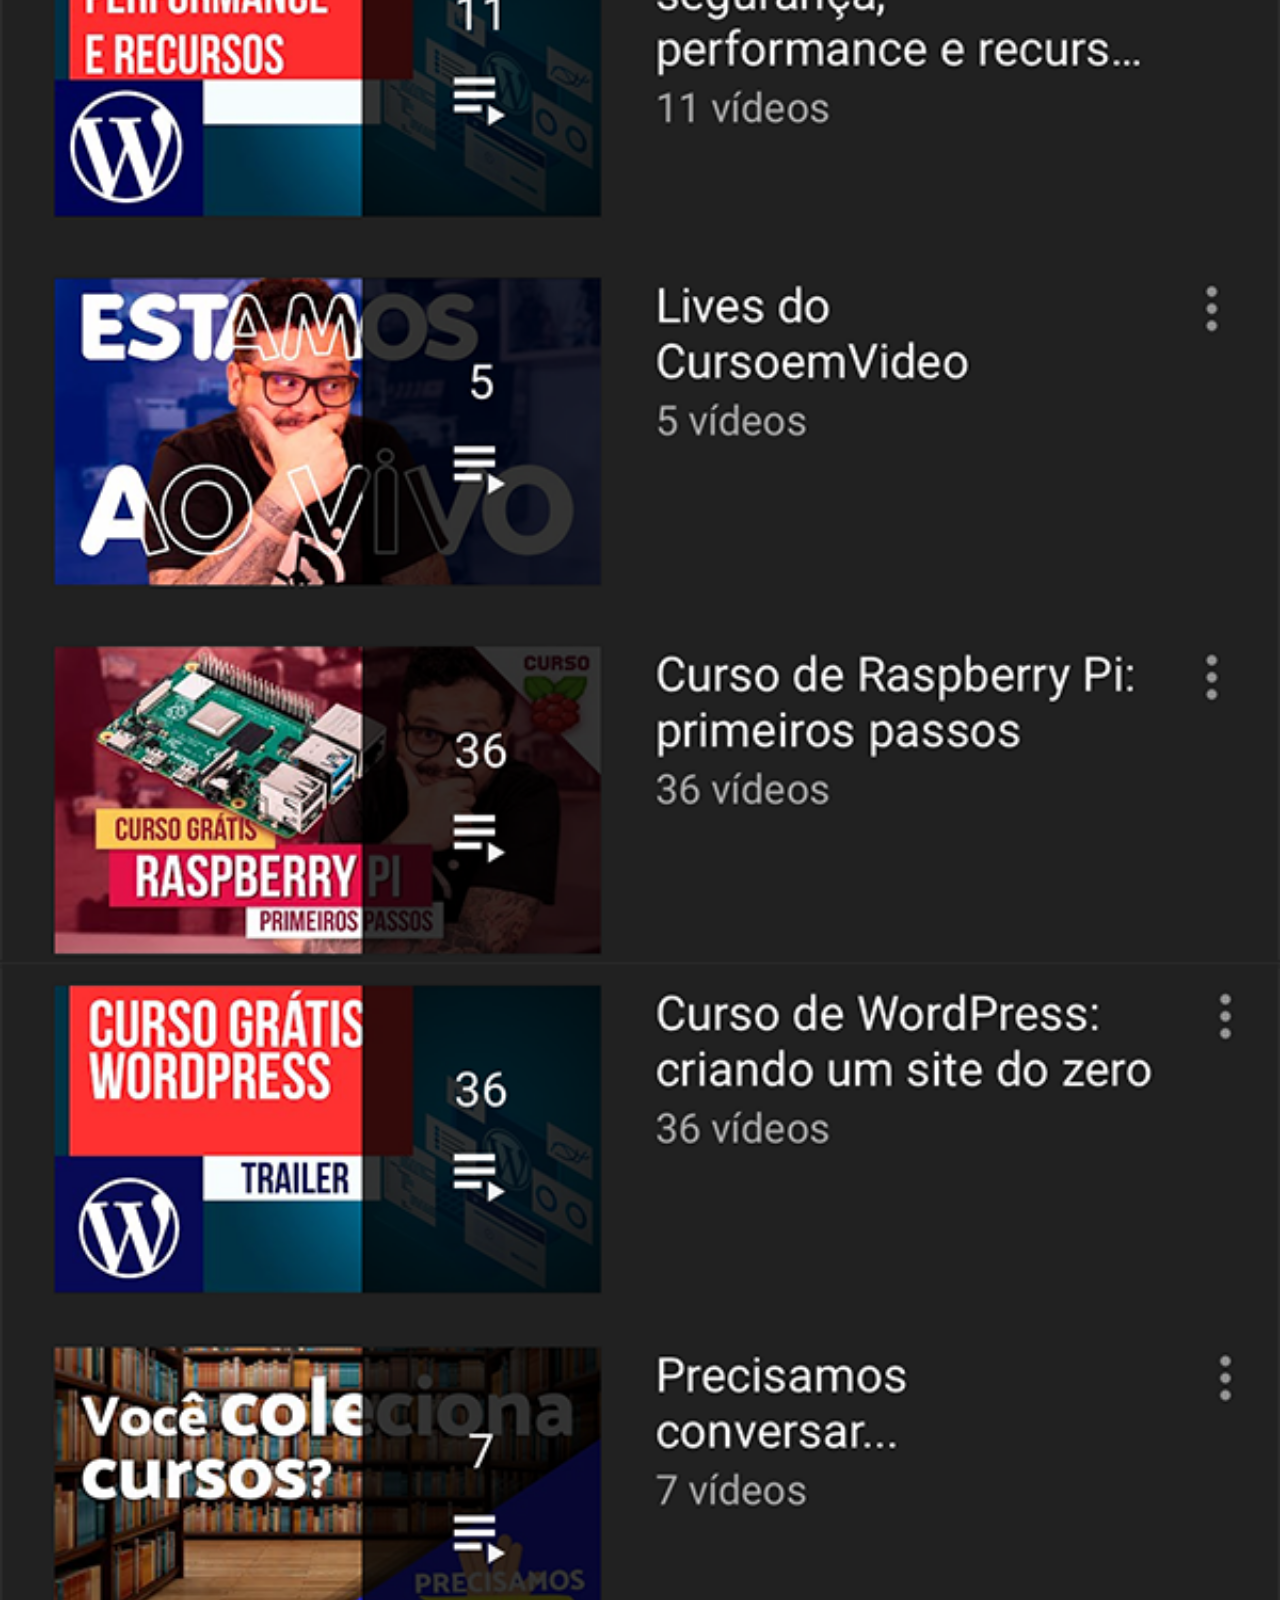
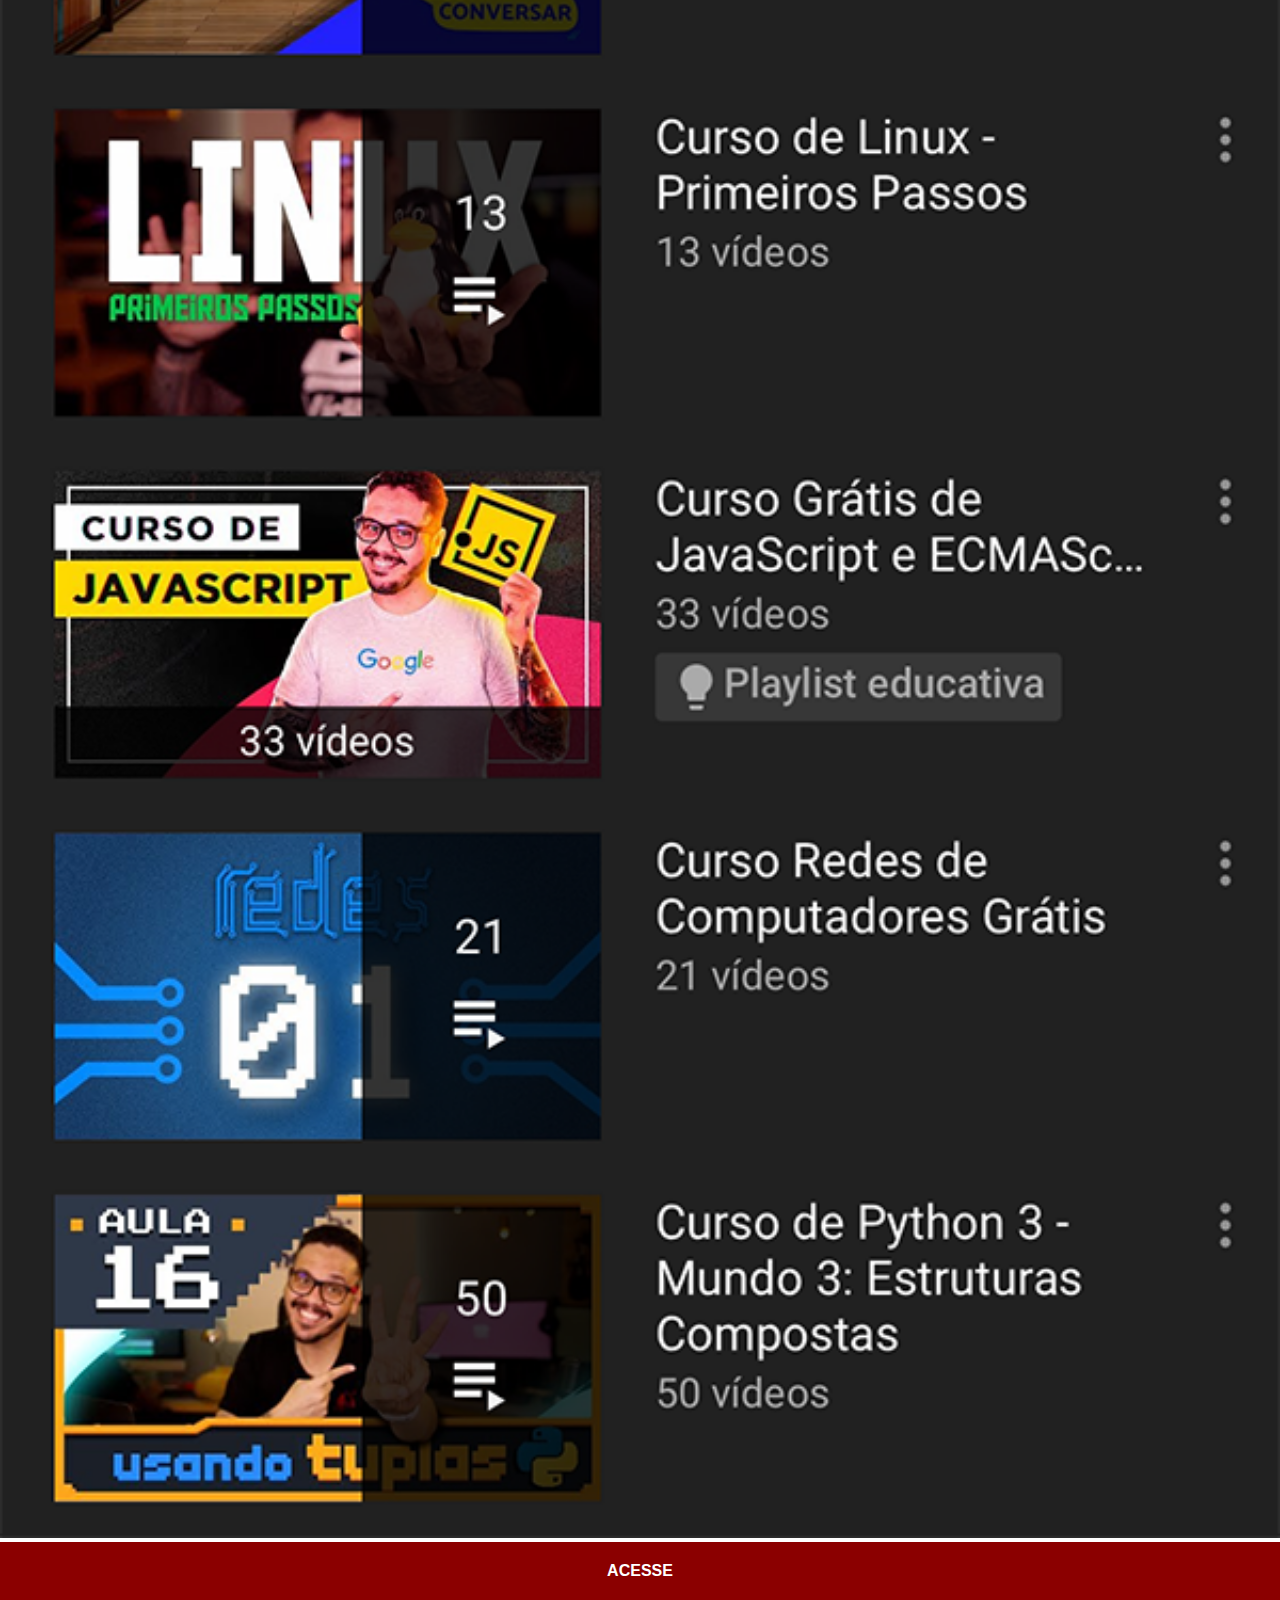
<file: youtube.html>
<!DOCTYPE html>
<html lang="pt-br">
<head>
    <meta charset="UTF-8">
    <meta http-equiv="X-UA-Compatible" content="IE=edge">
    <meta name="viewport" content="width=device-width, initial-scale=1.0">
    <title>YouTube</title>
   <link rel="stylesheet" href="estilos/social.css">
</head>
<body>
    <img src="imagens/tela-youtube.png" alt="YouTube">
    <a href="https://www.youtube.com/user/cursosemvideo/playlists" target="_blank">ACESSE</a>
</body>
</html>
</file>
<file: estilos/style.css>
@charset "UTF-8";

*{
    margin: 0px;
    padding: 0px;
    font-family: Arial, Helvetica, sans-serif;   
}

html, body{
    height: 100vh;/*altura total do navegador*/
    width: 100vw;/*largura total do navegador*/
    background-color: black;
    
}
body{
    background: url(../imagens/fundo-madeira.jpg) no-repeat top center;/*alinhamento - top e center*/
    background-size: cover;
    background-attachment: fixed;
}
main{
    position: relative;
    height: 100vh;
}
section#telefone{
    position: absolute;
    top: 50%;
    left: 50%;
    transform: translate(-50%, -50%); /*para deixar a imagem centralizada*/ 
    height: 627px;
    width: 311px;
    background: url(../imagens/frame-iphone.png) no-repeat;
}
iframe#tela{
    position: relative;
    top: 80px;
    left: 22px;
    width: 267px;
    height: 471px;
    
}

section#redes-sociais{
    text-align: right;
}
section#redes-sociais img{
    width: 50px;
    margin: 10px;
    border-radius: 50%;
    box-shadow: 2px 2px 5px rgba(0, 0, 0, 0.400);
    box-sizing: border-box;
}
section#redes-sociais img:hover{
    border: 2px solid rgba(255, 255, 255, 0.61);
    transform: translate(-3px, -3px);
    box-shadow: 5px 5px 10px rgba(0, 0, 0, 0.600);
    transition: transform 0.25s, border 0.3s;
}
</file>
<file: estilos/social.css>
@charset "UTF-8";
*{
    margin: 0px;
    padding: 0px;
    font-family: Arial, Helvetica, sans-serif;
}
::-webkit-scrollbar{ /*serve para tirar a barra de rolagem da pagina*/
    width: 0px;
    height: 0px;
}
img{
    width: 100vw;
}
a{
    display: block; 
    background-color: darkred;
    color: white;
    padding: 20px;
    text-align: center;
    font-weight: bold;
    text-decoration: none;
}
a:hover{
    background-color: red;
}
</file>
